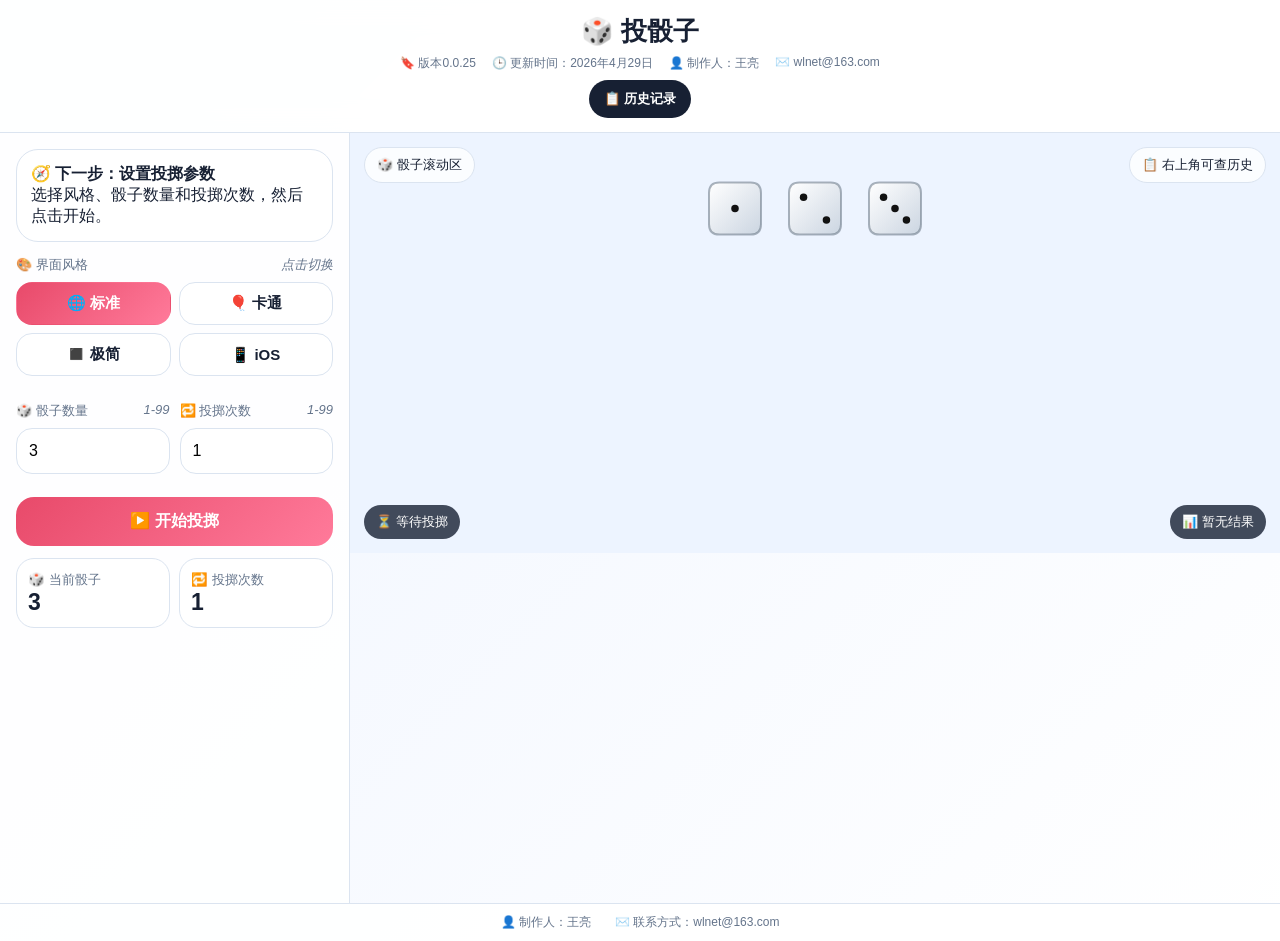
<file: 投骰子/版本0.0.25/网页版/index.html>
<!doctype html><html lang="zh-CN"><head><meta charset="utf-8"><meta name="viewport" content="width=device-width,initial-scale=1"><title>投骰子0.0.25</title><style>*{box-sizing:border-box}body{margin:0;font-family:-apple-system,BlinkMacSystemFont,'Microsoft YaHei',Arial,sans-serif;background:var(--bg);color:var(--text);--bg:linear-gradient(135deg,#eef4ff,#fff);--panel:#ffffffee;--text:#172033;--muted:#64748b;--line:#dbe4f0;--p:#e84a6a;--p2:#ff7a9a;--stage:#edf4ff}.cartoon{--bg:linear-gradient(135deg,#fff1b8,#ffd7ec);--panel:#fffdf0ee;--text:#5b3215;--muted:#8a5b31;--line:#ffc46b;--p:#ff8a00;--p2:#ff5aa5;--stage:#fff0cf}.minimal{--bg:#f1f1f1;--panel:#fff;--text:#111;--muted:#555;--line:#d6d6d6;--p:#111;--p2:#444;--stage:#f8f8f8}.ios{--bg:linear-gradient(180deg,#f5f5f7,#e9eef8);--panel:#ffffffcc;--text:#111827;--muted:#6b7280;--line:#3c3c432e;--p:#007aff;--p2:#5ac8fa;--stage:#eef5ff}.top{text-align:center;padding:14px;background:var(--panel);border-bottom:1px solid var(--line);position:sticky;top:0;z-index:5;backdrop-filter:blur(14px)}h1{margin:0;font-size:26px}.meta{display:flex;justify-content:center;gap:16px;flex-wrap:wrap;margin-top:6px;font-size:12px;color:var(--muted)}.history{border:0;border-radius:99px;background:var(--text);color:white;padding:10px 15px;font-weight:800;margin-top:8px}.wrap{display:grid;grid-template-columns:350px 1fr;min-height:calc(100vh - 130px)}.panel{background:var(--panel);border-right:1px solid var(--line);padding:16px}.guide{background:#fff;border:1px solid var(--line);border-radius:22px;padding:14px;margin-bottom:14px}.field{margin:13px 0}.field label{display:flex;justify-content:space-between;color:var(--muted);font-size:13px;margin-bottom:8px}.tabs{display:grid;grid-template-columns:1fr 1fr;gap:8px}.tab{border:1px solid var(--line);background:white;color:var(--text);border-radius:16px;padding:11px 8px;font-weight:900;font-size:15px}.tab.on{background:linear-gradient(135deg,var(--p),var(--p2));color:white;border-color:transparent}.row{display:grid;grid-template-columns:1fr 1fr;gap:10px}input{width:100%;height:46px;border:1px solid var(--line);border-radius:16px;padding:0 12px;font-size:16px}.primary{width:100%;border:0;border-radius:18px;background:linear-gradient(135deg,var(--p),var(--p2));color:white;padding:14px;font-size:16px;font-weight:900;margin-top:10px}.stats{display:grid;grid-template-columns:1fr 1fr;gap:9px;margin-top:12px}.stat{background:white;border:1px solid var(--line);border-radius:18px;padding:11px}.stat small{color:var(--muted)}.stat strong{display:block;font-size:23px}.stage{height:var(--h,560px);min-height:360px;position:relative;background:var(--stage);overflow:hidden}.tagbar{position:absolute;left:14px;right:14px;top:14px;display:flex;justify-content:space-between;z-index:1;pointer-events:none}.tag,.pill{border-radius:99px;padding:8px 12px;font-size:13px;background:#ffffffcc;border:1px solid var(--line)}canvas{width:100%;height:100%;display:block}.pills{position:absolute;left:14px;right:14px;bottom:14px;display:flex;justify-content:space-between}.pill{background:#172033cc;color:white;border:0}.foot{text-align:center;padding:10px;color:var(--muted);font-size:12px;border-top:1px solid var(--line);background:var(--panel)}.modal{position:fixed;inset:0;background:#0f172aaa;display:flex;align-items:center;justify-content:center;padding:18px;z-index:10}.hide{display:none!important}.card{background:white;color:#172033;border-radius:28px;max-width:540px;width:94vw;text-align:center;padding:24px}.hist{text-align:left;max-height:52vh;overflow:auto;border:1px solid #ddd;border-radius:16px;padding:10px}.hist div{border-bottom:1px dashed #ddd;padding:7px 0}.burst{position:fixed;font-size:32px;animation:up 1.8s ease-out forwards;z-index:12}@keyframes up{from{transform:translateY(25px) scale(.5);opacity:0}20%{opacity:1}to{transform:translateY(-140px) scale(1.8) rotate(240deg);opacity:0}}@media(max-width:860px){.wrap{display:block}.panel{border-right:0}.row{grid-template-columns:1fr}.stage{height:var(--hm,54vh)}} </style></head><body><header class="top"><h1>🎲 投骰子</h1><div class="meta"><span>🔖 版本0.0.25</span><span>🕒 更新时间：2026年4月29日</span><span>👤 制作人：王亮</span><span>✉️ wlnet@163.com</span></div><button id="histBtn" class="history">📋 历史记录</button></header><main class="wrap"><aside class="panel"><div id="guide" class="guide"><b>🧭 下一步：设置投掷参数</b><br><span>选择风格、骰子数量和投掷次数，然后点击开始。</span></div><div class="field"><label><span>🎨 界面风格</span><em>点击切换</em></label><div class="tabs"><button class="tab on" data-t="">🌐 标准</button><button class="tab" data-t="cartoon">🎈 卡通</button><button class="tab" data-t="minimal">◼️ 极简</button><button class="tab" data-t="ios">📱 iOS</button></div></div><div class="row"><div class="field"><label><span>🎲 骰子数量</span><em>1-99</em></label><input id="num" type="number" min="1" max="99" value="3" list="nums"></div><div class="field"><label><span>🔁 投掷次数</span><em>1-99</em></label><input id="times" type="number" min="1" max="99" value="1" list="nums"></div></div><datalist id="nums"></datalist><button id="roll" class="primary">▶️ 开始投掷</button><div class="stats"><div class="stat"><small>🎲 当前骰子</small><strong id="sn">3</strong></div><div class="stat"><small>🔁 投掷次数</small><strong id="st">1</strong></div></div></aside><section id="stage" class="stage"><div class="tagbar"><span class="tag">🎲 骰子滚动区</span><span class="tag">📋 右上角可查历史</span></div><canvas id="cv"></canvas><div class="pills"><span id="state" class="pill">⏳ 等待投掷</span><span id="result" class="pill">📊 暂无结果</span></div></section></main><footer class="foot">👤 制作人：王亮　　✉️ 联系方式：wlnet@163.com</footer><div id="resM" class="modal hide"><div class="card"><h2>🎯 投掷完成</h2><div id="res"></div><button id="blessBtn" class="primary">💖 查看祝福</button></div></div><div id="blessM" class="modal hide"><div class="card"><div id="bless"></div><button id="ok" class="primary">✅ 收到祝福，继续好运</button></div></div><div id="histM" class="modal hide"><div class="card"><h2>📋 最近50次投掷结果</h2><div id="hist" class="hist"></div><button id="close" class="primary">✖️ 关闭</button></div></div><script>(()=>{const $=id=>document.getElementById(id),cv=$('cv'),ctx=cv.getContext('2d'),stage=$('stage'),num=$('num'),times=$('times'),sn=$('sn'),st=$('st'),state=$('state'),result=$('result'),guide=$('guide');let W=0,H=0,dice=[],rolling=false,locked=false,end=0,raf=0,lastShake=0,cur=null;for(let i=1;i<100;i++){let o=document.createElement('option');o.value=i;$('nums').appendChild(o)}const clamp=v=>Math.max(1,Math.min(99,parseInt(v)||1));function info(n,w){let cols=n<=8?n:Math.min(n,Math.max(1,Math.floor((w-36)/42),Math.ceil(Math.sqrt(n*w/520))));let rows=Math.ceil(n/cols);let base=(w-48-(cols-1)*14)/cols;let s=Math.floor(Math.max(28,Math.min(n==1?52:56,base)));if(n<=4)s=Math.max(44,Math.min(52,s));let gx=Math.max(14,Math.min(28,(w-48-cols*s)/Math.max(1,cols-1||1)));return{cols,rows,s,gx,gy:Math.max(s+12,Math.min(76,s+22))}}function adjust(){let n=clamp(num.value),li=info(n,stage.clientWidth||innerWidth),need=132+li.rows*li.gy+90,max=innerWidth<861?innerHeight*.74:Math.max(500,innerHeight-96),min=innerWidth<861?330:420,h=Math.max(min,Math.min(max,need));stage.style.setProperty('--h',h+'px');stage.style.setProperty('--hm',h+'px')}function resize(){adjust();let d=Math.min(devicePixelRatio||1,1.75),r=cv.getBoundingClientRect();W=Math.max(300,r.width);H=Math.max(300,r.height);cv.width=W*d;cv.height=H*d;ctx.setTransform(d,0,0,d,0,0);if(!rolling){make(clamp(num.value));draw()}}addEventListener('resize',resize);function make(n){dice=[];let li=info(n,W),gw=li.cols*li.s+(li.cols-1)*li.gx,sx=W/2-gw/2+li.s/2,sy=Math.max(72,Math.min(96,H*.18));for(let i=0;i<n;i++){let c=i%li.cols,r=Math.floor(i/li.cols);dice.push({x:sx+c*(li.s+li.gx),y:sy+r*li.gy,s:li.s,rot:0,vx:0,vy:0,vr:0,val:i%6+1,lift:0,tilt:0})}}function rr(x,y,w,h,r){ctx.beginPath();ctx.moveTo(x+r,y);ctx.lineTo(x+w-r,y);ctx.quadraticCurveTo(x+w,y,x+w,y+r);ctx.lineTo(x+w,y+h-r);ctx.quadraticCurveTo(x+w,y+h,x+w-r,y+h);ctx.lineTo(x+r,y+h);ctx.quadraticCurveTo(x,y+h,x,y+h-r);ctx.lineTo(x,y+r);ctx.quadraticCurveTo(x,y,x+r,y);ctx.closePath()}function pips(v,s){let a=s*.22,m={1:[[0,0]],2:[[-a,-a],[a,a]],3:[[-a,-a],[0,0],[a,a]],4:[[-a,-a],[a,-a],[-a,a],[a,a]],5:[[-a,-a],[a,-a],[0,0],[-a,a],[a,a]],6:[[-a,-a],[a,-a],[-a,0],[a,0],[-a,a],[a,a]]};m[v].forEach(p=>{ctx.fillStyle='#111';ctx.beginPath();ctx.arc(p[0],p[1],s*.072,0,7);ctx.fill()})}function one(d){let s=d.s;ctx.save();ctx.translate(d.x,d.y-d.lift);ctx.rotate(d.rot);ctx.transform(1,d.tilt*.045,d.tilt*.025,1,0,0);rr(-s/2,-s/2,s,s,s*.2);let g=ctx.createLinearGradient(-s/2,-s/2,s/2,s/2);g.addColorStop(0,'#fff');g.addColorStop(1,'#cbd5e1');ctx.fillStyle=g;ctx.fill();ctx.strokeStyle='#52607077';ctx.lineWidth=2;rr(-s/2,-s/2,s,s,s*.2);ctx.stroke();pips(d.val,s);ctx.restore()}function draw(){ctx.clearRect(0,0,W,H);dice.forEach(one)}function sync(){num.value=clamp(num.value);times.value=clamp(times.value);sn.textContent=num.value;st.textContent=times.value;resize()}num.oninput=()=>{sn.textContent=clamp(num.value);resize()};times.oninput=()=>st.textContent=clamp(times.value);num.onchange=sync;times.onchange=sync;function say(t,s){guide.innerHTML='<b>'+t+'</b><br><span>'+s+'</span>'}function roll(){if(rolling||locked)return;sync();let n=clamp(num.value),t=clamp(times.value);make(n);rolling=true;locked=true;cur={n,t,total:0};end=performance.now()+Math.min(5000,1800+n*18+t*8);$('roll').disabled=true;$('roll').textContent='⏳ 投掷中，请稍候';state.textContent='🎲 投掷中';result.textContent=n+'个 × '+t+'次';dice.forEach(d=>{d.vx=(Math.random()-.5)*16;d.vy=(Math.random()-.1)*12;d.vr=(Math.random()-.5)*.92});cancelAnimationFrame(raf);raf=requestAnimationFrame(loop)}function loop(now){let r=end-now;dice.forEach(d=>{d.x+=d.vx;d.y+=d.vy;d.vx*=.983;d.vy*=.985;d.rot+=d.vr;d.vr*=.987;d.lift=Math.abs(Math.sin(now/78+d.x*.018))*Math.min(24,Math.max(0,r)/65);d.tilt=Math.sin(now/128+d.y*.012)*Math.min(1.18,Math.max(0,r)/900);if(d.x<d.s/2||d.x>W-d.s/2)d.vx*=-.84;if(d.y<d.s/2||d.y>H-d.s/2)d.vy*=-.84;d.x=Math.max(d.s/2,Math.min(W-d.s/2,d.x));d.y=Math.max(d.s/2,Math.min(H-d.s/2,d.y));if(Math.random()<.42)d.val=1+(Math.random()*6|0)});draw();r>0?raf=requestAnimationFrame(loop):finish()}function finish(){rolling=false;dice.forEach(d=>{d.rot=0;d.lift=0;d.tilt=0;d.val=1+(Math.random()*6|0)});cur.total=dice.reduce((a,d)=>a+d.val,0)*cur.t;draw();state.textContent='✅ 投掷完成';result.textContent=cur.total+'点';$('res').innerHTML='🎲 骰子数量：'+cur.n+'<br>🔁 投掷次数：'+cur.t+'<br>📊 本次总点数：'+cur.total;save(cur);$('resM').classList.remove('hide')}function save(r){let a=JSON.parse(localStorage.diceHistory0025||'[]');a.unshift({time:new Date().toLocaleString(),n:r.n,t:r.t,total:r.total});localStorage.diceHistory0025=JSON.stringify(a.slice(0,50))}function hist(){let a=JSON.parse(localStorage.diceHistory0025||'[]');$('hist').innerHTML=a.length?a.map((r,i)=>'<div>'+(i+1)+'. '+r.time+'｜'+r.n+'个 × '+r.t+'次｜'+r.total+'点</div>').join(''):'暂无历史记录';$('histM').classList.remove('hide')}function fire(){let icons=['🎆','🎇','🎊','💖','🌈','🌸','✨','🧨'];for(let i=0;i<44;i++){let s=document.createElement('span');s.className='burst';s.textContent=icons[Math.random()*icons.length|0];s.style.left=Math.random()*100+'%';s.style.top=52+Math.random()*38+'%';s.style.animationDelay=Math.random()*.55+'s';document.body.appendChild(s);setTimeout(()=>s.remove(),2100)}}$('roll').onclick=roll;$('histBtn').onclick=hist;$('close').onclick=()=>$('histM').classList.add('hide');$('blessBtn').onclick=()=>{$('resM').classList.add('hide');$('bless').textContent='💖 🌸 亲爱的老婆coco，祝你好运像骰子一样滚滚而来。 ✨';$('blessM').classList.remove('hide');fire()};$('ok').onclick=()=>{setTimeout(()=>{$('blessM').classList.add('hide');locked=false;$('roll').disabled=false;$('roll').textContent='▶️ 开始投掷';state.textContent='✅ 可继续投掷'},200)};document.querySelectorAll('.tab').forEach(b=>b.onclick=()=>{document.body.className=b.dataset.t;document.querySelectorAll('.tab').forEach(x=>x.classList.toggle('on',x===b));draw()});addEventListener('devicemotion',e=>{let a=e.accelerationIncludingGravity||{},m=Math.abs(a.x||0)+Math.abs(a.y||0)+Math.abs(a.z||0),now=Date.now();if(m>28&&now-lastShake>1600){lastShake=now;roll()}});sync();resize()})();</script></body></html>
</file>
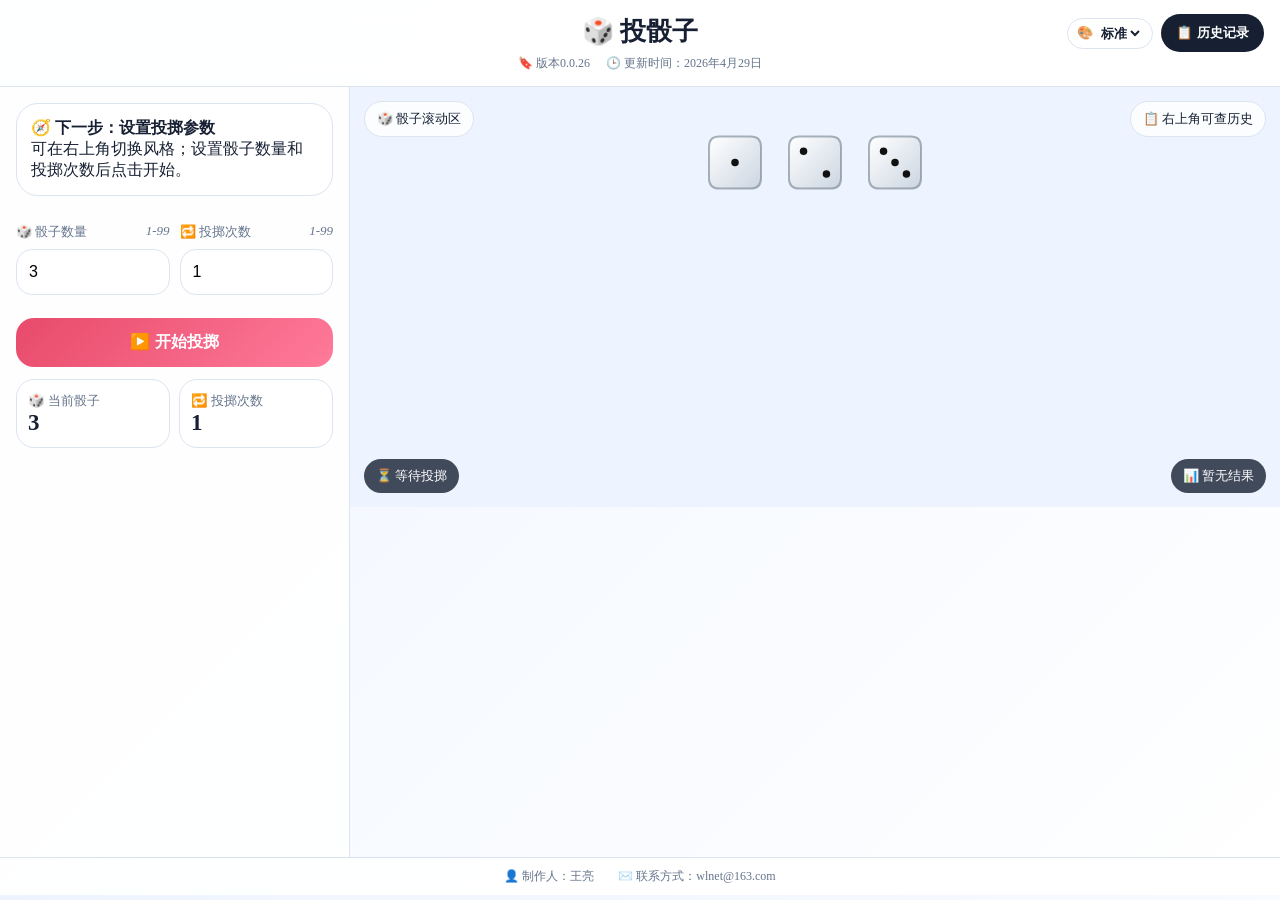
<file: 投骰子/版本0.0.26/网页版/index.html>
<!doctype html><html lang="zh-CN"><head><meta charset="utf-8"><meta name="viewport" content="width=device-width,initial-scale=1"><title>投骰子0.0.26</title><style>*{box-sizing:border-box}body{margin:0;font-family:var(--font);background:var(--bg);color:var(--text);--bg:linear-gradient(135deg,#eef4ff,#fff);--panel:#ffffffee;--text:#172033;--muted:#64748b;--line:#dbe4f0;--p:#e84a6a;--p2:#ff7a9a;--stage:#edf4ff}.cartoon{--bg:linear-gradient(135deg,#fff1b8,#ffd7ec);--panel:#fffdf0ee;--text:#5b3215;--muted:#8a5b31;--line:#ffc46b;--p:#ff8a00;--p2:#ff5aa5;--stage:#fff0cf}.minimal{--bg:#f1f1f1;--panel:#fff;--text:#111;--muted:#555;--line:#d6d6d6;--p:#111;--p2:#444;--stage:#f8f8f8}.ios{--bg:linear-gradient(180deg,#f5f5f7,#e9eef8);--panel:#ffffffcc;--text:#111827;--muted:#6b7280;--line:#3c3c432e;--p:#007aff;--p2:#5ac8fa;--stage:#eef5ff}.top{text-align:center;padding:14px;background:var(--panel);border-bottom:1px solid var(--line);position:sticky;top:0;z-index:5;backdrop-filter:blur(14px)}h1{margin:0;font-size:26px}.meta{display:flex;justify-content:center;gap:16px;flex-wrap:wrap;margin-top:6px;font-size:12px;color:var(--muted)}.topTools{position:absolute;right:16px;top:14px;display:flex;align-items:center;gap:8px}.styleMini{display:flex;align-items:center;gap:4px;border:1px solid var(--line);background:#ffffffd9;color:var(--muted);border-radius:999px;padding:6px 9px;font-size:13px}.styleMini select{border:0;background:transparent;color:var(--text);font-weight:800;outline:none;font-size:13px}.history{border:0;border-radius:99px;background:var(--text);color:white;padding:10px 15px;font-weight:800}.wrap{display:grid;grid-template-columns:350px 1fr;min-height:calc(100vh - 130px)}.panel{background:var(--panel);border-right:1px solid var(--line);padding:16px}.guide{background:#fff;border:1px solid var(--line);border-radius:22px;padding:14px;margin-bottom:14px}.field{margin:13px 0}.field label{display:flex;justify-content:space-between;color:var(--muted);font-size:13px;margin-bottom:8px}.tabs{display:grid;grid-template-columns:1fr 1fr;gap:8px}.tab{border:1px solid var(--line);background:white;color:var(--text);border-radius:16px;padding:11px 8px;font-weight:900;font-size:15px}.tab.on{background:linear-gradient(135deg,var(--p),var(--p2));color:white;border-color:transparent}.row{display:grid;grid-template-columns:1fr 1fr;gap:10px}input{width:100%;height:46px;border:1px solid var(--line);border-radius:16px;padding:0 12px;font-size:16px}.primary{width:100%;border:0;border-radius:18px;background:linear-gradient(135deg,var(--p),var(--p2));color:white;padding:14px;font-size:16px;font-weight:900;margin-top:10px}.stats{display:grid;grid-template-columns:1fr 1fr;gap:9px;margin-top:12px}.stat{background:white;border:1px solid var(--line);border-radius:18px;padding:11px}.stat small{color:var(--muted)}.stat strong{display:block;font-size:23px}.stage{height:var(--h,560px);min-height:360px;position:relative;background:var(--stage);overflow:hidden}.tagbar{position:absolute;left:14px;right:14px;top:14px;display:flex;justify-content:space-between;z-index:1;pointer-events:none}.tag,.pill{border-radius:99px;padding:8px 12px;font-size:13px;background:#ffffffcc;border:1px solid var(--line)}canvas{width:100%;height:100%;display:block}.pills{position:absolute;left:14px;right:14px;bottom:14px;display:flex;justify-content:space-between}.pill{background:#172033cc;color:white;border:0}.foot{text-align:center;padding:10px;color:var(--muted);font-size:12px;border-top:1px solid var(--line);background:var(--panel)}.modal{position:fixed;inset:0;background:#0f172aaa;display:flex;align-items:center;justify-content:center;padding:18px;z-index:10}.hide{display:none!important}.card{background:white;color:#172033;border-radius:28px;max-width:540px;width:94vw;text-align:center;padding:24px}.hist{text-align:left;max-height:52vh;overflow:auto;border:1px solid #ddd;border-radius:16px;padding:10px}.hist div{border-bottom:1px dashed #ddd;padding:7px 0}.burst{position:fixed;font-size:32px;animation:up 1.8s ease-out forwards;z-index:12}@keyframes up{from{transform:translateY(25px) scale(.5);opacity:0}20%{opacity:1}to{transform:translateY(-140px) scale(1.8) rotate(240deg);opacity:0}}@media(max-width:860px){.topTools{position:static;margin-top:10px;justify-content:center}.wrap{display:block}.panel{border-right:0}.row{grid-template-columns:1fr}.stage{height:var(--hm,54vh)}} </style></head><body><header class="top"><h1>🎲 投骰子</h1><div class="meta"><span>🔖 版本<span id="ver">0.0.26</span></span><span>🕒 更新时间：<span id="date">2026年4月29日</span></span></div><div class="topTools"><label class="styleMini">🎨 <select id="styleSelect"><option value="">标准</option><option value="cartoon">卡通</option><option value="minimal">极简</option><option value="ios">iOS</option></select></label><button id="histBtn" class="history">📋 历史记录</button></div></header><main class="wrap"><aside class="panel"><div id="guide" class="guide"><b>🧭 下一步：设置投掷参数</b><br><span>可在右上角切换风格；设置骰子数量和投掷次数后点击开始。</span></div><div class="row"><div class="field"><label><span>🎲 骰子数量</span><em>1-99</em></label><input id="num" type="number" min="1" max="99" value="3" list="nums"></div><div class="field"><label><span>🔁 投掷次数</span><em>1-99</em></label><input id="times" type="number" min="1" max="99" value="1" list="nums"></div></div><datalist id="nums"></datalist><button id="roll" class="primary">▶️ 开始投掷</button><div class="stats"><div class="stat"><small>🎲 当前骰子</small><strong id="sn">3</strong></div><div class="stat"><small>🔁 投掷次数</small><strong id="st">1</strong></div></div></aside><section id="stage" class="stage"><div class="tagbar"><span class="tag">🎲 骰子滚动区</span><span class="tag">📋 右上角可查历史</span></div><canvas id="cv"></canvas><div class="pills"><span id="state" class="pill">⏳ 等待投掷</span><span id="result" class="pill">📊 暂无结果</span></div></section></main><footer class="foot">👤 制作人：王亮　　✉️ 联系方式：wlnet@163.com</footer><div id="resM" class="modal hide"><div class="card"><h2>🎯 投掷完成</h2><div id="res"></div><button id="blessBtn" class="primary">💖 查看祝福</button></div></div><div id="blessM" class="modal hide"><div class="card"><div id="bless"></div><button id="ok" class="primary">✅ 收到祝福，继续好运</button></div></div><div id="histM" class="modal hide"><div class="card"><h2>📋 最近50次投掷结果</h2><div id="hist" class="hist"></div><button id="close" class="primary">✖️ 关闭</button></div></div><script>(()=>{const $=id=>document.getElementById(id),cv=$('cv'),ctx=cv.getContext('2d'),stage=$('stage'),num=$('num'),times=$('times'),sn=$('sn'),st=$('st'),state=$('state'),result=$('result'),guide=$('guide');let W=0,H=0,dice=[],rolling=false,locked=false,end=0,raf=0,lastShake=0,cur=null;for(let i=1;i<100;i++){let o=document.createElement('option');o.value=i;$('nums').appendChild(o)}const clamp=v=>Math.max(1,Math.min(99,parseInt(v)||1));function info(n,w){let cols=n<=8?n:Math.min(n,Math.max(1,Math.floor((w-36)/42),Math.ceil(Math.sqrt(n*w/520))));let rows=Math.ceil(n/cols);let base=(w-48-(cols-1)*14)/cols;let s=Math.floor(Math.max(28,Math.min(n==1?52:56,base)));if(n<=4)s=Math.max(44,Math.min(52,s));let gx=Math.max(14,Math.min(28,(w-48-cols*s)/Math.max(1,cols-1||1)));return{cols,rows,s,gx,gy:Math.max(s+12,Math.min(76,s+22))}}function adjust(){let n=clamp(num.value),li=info(n,stage.clientWidth||innerWidth),need=132+li.rows*li.gy+90,max=innerWidth<861?innerHeight*.74:Math.max(500,innerHeight-96),min=innerWidth<861?330:420,h=Math.max(min,Math.min(max,need));stage.style.setProperty('--h',h+'px');stage.style.setProperty('--hm',h+'px')}function resize(){adjust();let d=Math.min(devicePixelRatio||1,1.75),r=cv.getBoundingClientRect();W=Math.max(300,r.width);H=Math.max(300,r.height);cv.width=W*d;cv.height=H*d;ctx.setTransform(d,0,0,d,0,0);if(!rolling){make(clamp(num.value));draw()}}addEventListener('resize',resize);function make(n){dice=[];let li=info(n,W),gw=li.cols*li.s+(li.cols-1)*li.gx,sx=W/2-gw/2+li.s/2,sy=Math.max(72,Math.min(96,H*.18));for(let i=0;i<n;i++){let c=i%li.cols,r=Math.floor(i/li.cols);dice.push({x:sx+c*(li.s+li.gx),y:sy+r*li.gy,s:li.s,rot:0,vx:0,vy:0,vr:0,val:i%6+1,lift:0,tilt:0})}}function rr(x,y,w,h,r){ctx.beginPath();ctx.moveTo(x+r,y);ctx.lineTo(x+w-r,y);ctx.quadraticCurveTo(x+w,y,x+w,y+r);ctx.lineTo(x+w,y+h-r);ctx.quadraticCurveTo(x+w,y+h,x+w-r,y+h);ctx.lineTo(x+r,y+h);ctx.quadraticCurveTo(x,y+h,x,y+h-r);ctx.lineTo(x,y+r);ctx.quadraticCurveTo(x,y,x+r,y);ctx.closePath()}function pips(v,s){let a=s*.22,m={1:[[0,0]],2:[[-a,-a],[a,a]],3:[[-a,-a],[0,0],[a,a]],4:[[-a,-a],[a,-a],[-a,a],[a,a]],5:[[-a,-a],[a,-a],[0,0],[-a,a],[a,a]],6:[[-a,-a],[a,-a],[-a,0],[a,0],[-a,a],[a,a]]};m[v].forEach(p=>{ctx.fillStyle='#111';ctx.beginPath();ctx.arc(p[0],p[1],s*.072,0,7);ctx.fill()})}function one(d){let s=d.s;ctx.save();ctx.translate(d.x,d.y-d.lift);ctx.rotate(d.rot);ctx.transform(1,d.tilt*.045,d.tilt*.025,1,0,0);rr(-s/2,-s/2,s,s,s*.2);let g=ctx.createLinearGradient(-s/2,-s/2,s/2,s/2);g.addColorStop(0,'#fff');g.addColorStop(1,'#cbd5e1');ctx.fillStyle=g;ctx.fill();ctx.strokeStyle='#52607077';ctx.lineWidth=2;rr(-s/2,-s/2,s,s,s*.2);ctx.stroke();pips(d.val,s);ctx.restore()}function draw(){ctx.clearRect(0,0,W,H);dice.forEach(one)}function sync(){num.value=clamp(num.value);times.value=clamp(times.value);sn.textContent=num.value;st.textContent=times.value;resize()}num.oninput=()=>{sn.textContent=clamp(num.value);resize()};times.oninput=()=>st.textContent=clamp(times.value);num.onchange=sync;times.onchange=sync;function say(t,s){guide.innerHTML='<b>'+t+'</b><br><span>'+s+'</span>'}function roll(){if(rolling||locked)return;sync();let n=clamp(num.value),t=clamp(times.value);make(n);rolling=true;locked=true;cur={n,t,total:0};end=performance.now()+Math.min(5000,1800+n*18+t*8);$('roll').disabled=true;$('roll').textContent='⏳ 投掷中，请稍候';state.textContent='🎲 投掷中';result.textContent=n+'个 × '+t+'次';dice.forEach(d=>{d.vx=(Math.random()-.5)*16;d.vy=(Math.random()-.1)*12;d.vr=(Math.random()-.5)*.92});cancelAnimationFrame(raf);raf=requestAnimationFrame(loop)}function loop(now){let r=end-now;dice.forEach(d=>{d.x+=d.vx;d.y+=d.vy;d.vx*=.983;d.vy*=.985;d.rot+=d.vr;d.vr*=.987;d.lift=Math.abs(Math.sin(now/78+d.x*.018))*Math.min(24,Math.max(0,r)/65);d.tilt=Math.sin(now/128+d.y*.012)*Math.min(1.18,Math.max(0,r)/900);if(d.x<d.s/2||d.x>W-d.s/2)d.vx*=-.84;if(d.y<d.s/2||d.y>H-d.s/2)d.vy*=-.84;d.x=Math.max(d.s/2,Math.min(W-d.s/2,d.x));d.y=Math.max(d.s/2,Math.min(H-d.s/2,d.y));if(Math.random()<.42)d.val=1+(Math.random()*6|0)});draw();r>0?raf=requestAnimationFrame(loop):finish()}function finish(){rolling=false;dice.forEach(d=>{d.rot=0;d.lift=0;d.tilt=0;d.val=1+(Math.random()*6|0)});cur.total=dice.reduce((a,d)=>a+d.val,0)*cur.t;draw();state.textContent='✅ 投掷完成';result.textContent=cur.total+'点';$('res').innerHTML='🎲 骰子数量：'+cur.n+'<br>🔁 投掷次数：'+cur.t+'<br>📊 本次总点数：'+cur.total;save(cur);$('resM').classList.remove('hide')}function save(r){let a=JSON.parse(localStorage.diceHistory0026||'[]');a.unshift({time:new Date().toLocaleString(),n:r.n,t:r.t,total:r.total});localStorage.diceHistory0026=JSON.stringify(a.slice(0,50))}function hist(){let a=JSON.parse(localStorage.diceHistory0026||'[]');$('hist').innerHTML=a.length?a.map((r,i)=>'<div>'+(i+1)+'. '+r.time+'｜'+r.n+'个 × '+r.t+'次｜'+r.total+'点</div>').join(''):'暂无历史记录';$('histM').classList.remove('hide')}function fire(){let icons=['🎆','🎇','🎊','💖','🌈','🌸','✨','🧨'];for(let i=0;i<44;i++){let s=document.createElement('span');s.className='burst';s.textContent=icons[Math.random()*icons.length|0];s.style.left=Math.random()*100+'%';s.style.top=52+Math.random()*38+'%';s.style.animationDelay=Math.random()*.55+'s';document.body.appendChild(s);setTimeout(()=>s.remove(),2100)}}$('roll').onclick=roll;$('histBtn').onclick=hist;$('close').onclick=()=>$('histM').classList.add('hide');$('blessBtn').onclick=()=>{$('resM').classList.add('hide');$('bless').textContent='💖 🌸 亲爱的老婆coco，祝你好运像骰子一样滚滚而来。 ✨';$('blessM').classList.remove('hide');fire()};$('ok').onclick=()=>{setTimeout(()=>{$('blessM').classList.add('hide');locked=false;$('roll').disabled=false;$('roll').textContent='▶️ 开始投掷';state.textContent='✅ 可继续投掷'},200)};$('styleSelect').onchange=()=>{document.body.className=$('styleSelect').value;draw()};addEventListener('devicemotion',e=>{let a=e.accelerationIncludingGravity||{},m=Math.abs(a.x||0)+Math.abs(a.y||0)+Math.abs(a.z||0),now=Date.now();if(m>28&&now-lastShake>1600){lastShake=now;roll()}});sync();resize()})();</script></body></html>
</file>
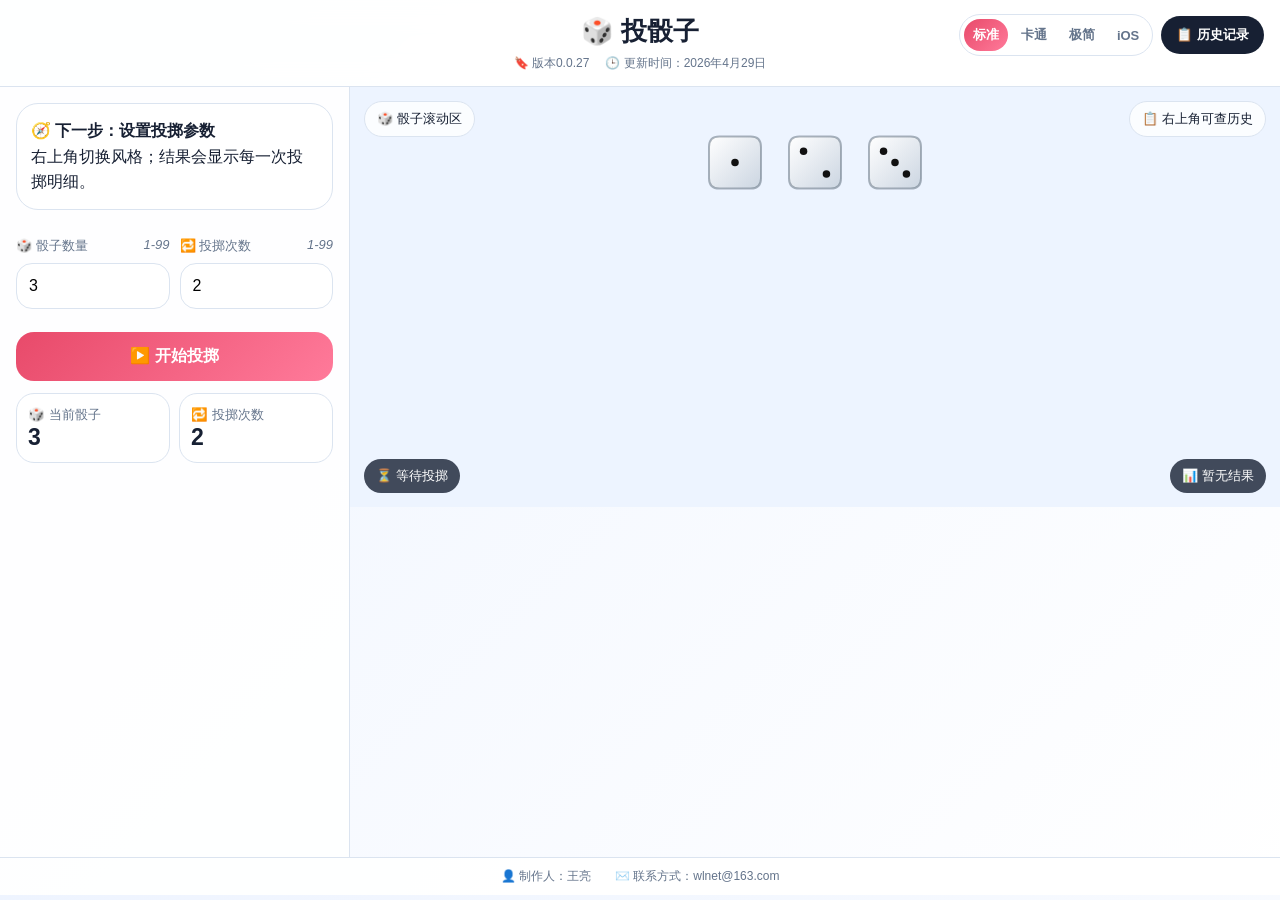
<file: 投骰子/版本0.0.27/网页版/index.html>
<!doctype html><html lang="zh-CN"><head><meta charset="utf-8"><meta name="viewport" content="width=device-width,initial-scale=1"><title>投骰子0.0.27</title><style>*{box-sizing:border-box}body{margin:0;font-family:-apple-system,BlinkMacSystemFont,'Microsoft YaHei',Arial,sans-serif;background:var(--bg);color:var(--text);--bg:linear-gradient(135deg,#eef4ff,#fff);--panel:#ffffffee;--text:#172033;--muted:#64748b;--line:#dbe4f0;--p:#e84a6a;--p2:#ff7a9a;--stage:#edf4ff}.cartoon{--bg:linear-gradient(135deg,#fff1b8,#ffd7ec);--panel:#fffdf0ee;--text:#5b3215;--muted:#8a5b31;--line:#ffc46b;--p:#ff8a00;--p2:#ff5aa5;--stage:#fff0cf}.minimal{--bg:#f1f1f1;--panel:#fff;--text:#111;--muted:#555;--line:#d6d6d6;--p:#111;--p2:#444;--stage:#f8f8f8}.ios{--bg:linear-gradient(180deg,#f5f5f7,#e9eef8);--panel:#ffffffcc;--text:#111827;--muted:#6b7280;--line:#3c3c432e;--p:#007aff;--p2:#5ac8fa;--stage:#eef5ff}.top{text-align:center;padding:14px;background:var(--panel);border-bottom:1px solid var(--line);position:sticky;top:0;z-index:5;backdrop-filter:blur(14px)}h1{margin:0;font-size:26px}.meta{display:flex;justify-content:center;gap:16px;flex-wrap:wrap;margin-top:6px;font-size:12px;color:var(--muted)}.topTools{position:absolute;right:16px;top:14px;display:flex;align-items:center;gap:8px}.styleSwitch{display:flex;gap:4px;border:1px solid var(--line);background:white;border-radius:999px;padding:4px}.styleBtn{border:0;background:transparent;color:var(--muted);border-radius:999px;padding:7px 9px;font-size:13px;font-weight:800;cursor:pointer}.styleBtn.on{background:linear-gradient(135deg,var(--p),var(--p2));color:white}.history{border:0;border-radius:99px;background:var(--text);color:white;padding:10px 15px;font-weight:800}.wrap{display:grid;grid-template-columns:350px 1fr;min-height:calc(100vh - 130px)}.panel{background:var(--panel);border-right:1px solid var(--line);padding:16px}.guide{background:white;border:1px solid var(--line);border-radius:22px;padding:14px;margin-bottom:14px;line-height:1.6}.row{display:grid;grid-template-columns:1fr 1fr;gap:10px}.field{margin:13px 0}.field label{display:flex;justify-content:space-between;color:var(--muted);font-size:13px;margin-bottom:8px}input{width:100%;height:46px;border:1px solid var(--line);border-radius:16px;padding:0 12px;font-size:16px}.primary{width:100%;border:0;border-radius:18px;background:linear-gradient(135deg,var(--p),var(--p2));color:white;padding:14px;font-size:16px;font-weight:900;margin-top:10px}.stats{display:grid;grid-template-columns:1fr 1fr;gap:9px;margin-top:12px}.stat{background:white;border:1px solid var(--line);border-radius:18px;padding:11px}.stat small{color:var(--muted)}.stat strong{display:block;font-size:23px}.stage{height:var(--h,560px);min-height:360px;position:relative;background:var(--stage);overflow:hidden}canvas{width:100%;height:100%;display:block}.tagbar{position:absolute;left:14px;right:14px;top:14px;display:flex;justify-content:space-between;pointer-events:none}.tag,.pill{border-radius:99px;padding:8px 12px;font-size:13px;background:#ffffffcc;border:1px solid var(--line)}.pills{position:absolute;left:14px;right:14px;bottom:14px;display:flex;justify-content:space-between}.pill{background:#172033cc;color:white;border:0}.foot{text-align:center;padding:10px;color:var(--muted);font-size:12px;border-top:1px solid var(--line);background:var(--panel)}.modal{position:fixed;inset:0;background:#0f172aaa;display:flex;align-items:center;justify-content:center;padding:18px;z-index:10}.hide{display:none!important}.card{background:white;color:#172033;border-radius:28px;max-width:720px;width:94vw;text-align:center;padding:24px}.box,.hist{text-align:left;max-height:54vh;overflow:auto;border:1px solid var(--line);border-radius:16px;padding:12px;line-height:1.75}.line{border-bottom:1px dashed var(--line);padding:7px 0}.total{font-size:20px;font-weight:900;color:var(--p);margin:8px}.burst{position:fixed;font-size:32px;animation:up 1.8s ease-out forwards;z-index:12}@keyframes up{from{transform:translateY(25px) scale(.5);opacity:0}20%{opacity:1}to{transform:translateY(-140px) scale(1.8) rotate(240deg);opacity:0}}@media(max-width:860px){.topTools{position:static;margin-top:10px;justify-content:center;flex-wrap:wrap}.wrap{display:block}.panel{border-right:0}.row{grid-template-columns:1fr}.stage{height:var(--hm,54vh)}} </style></head><body><header class="top"><h1>🎲 投骰子</h1><div class="meta"><span>🔖 版本0.0.27</span><span>🕒 更新时间：2026年4月29日</span></div><div class="topTools"><div class="styleSwitch"><button class="styleBtn on" data-t="">标准</button><button class="styleBtn" data-t="cartoon">卡通</button><button class="styleBtn" data-t="minimal">极简</button><button class="styleBtn" data-t="ios">iOS</button></div><button id="histBtn" class="history">📋 历史记录</button></div></header><main class="wrap"><aside class="panel"><div class="guide"><b>🧭 下一步：设置投掷参数</b><br>右上角切换风格；结果会显示每一次投掷明细。</div><div class="row"><div class="field"><label>🎲 骰子数量<em>1-99</em></label><input id="num" type="number" min="1" max="99" value="3" list="nums"></div><div class="field"><label>🔁 投掷次数<em>1-99</em></label><input id="times" type="number" min="1" max="99" value="2" list="nums"></div></div><datalist id="nums"></datalist><button id="roll" class="primary">▶️ 开始投掷</button><div class="stats"><div class="stat"><small>🎲 当前骰子</small><strong id="sn">3</strong></div><div class="stat"><small>🔁 投掷次数</small><strong id="st">2</strong></div></div></aside><section id="stage" class="stage"><div class="tagbar"><span class="tag">🎲 骰子滚动区</span><span class="tag">📋 右上角可查历史</span></div><canvas id="cv"></canvas><div class="pills"><span id="state" class="pill">⏳ 等待投掷</span><span id="result" class="pill">📊 暂无结果</span></div></section></main><footer class="foot">👤 制作人：王亮　　✉️ 联系方式：wlnet@163.com</footer><div id="resM" class="modal hide"><div class="card"><h2>🎯 投掷完成</h2><div id="resTotal" class="total"></div><div id="res" class="box"></div><button id="blessBtn" class="primary">💖 查看祝福</button></div></div><div id="blessM" class="modal hide"><div class="card"><div id="bless" class="total"></div><button id="ok" class="primary">✅ 收到祝福，继续好运</button></div></div><div id="histM" class="modal hide"><div class="card"><h2>📋 最近50次投掷结果</h2><div id="hist" class="hist"></div><button id="close" class="primary">✖️ 关闭</button></div></div><script>(()=>{const $=id=>document.getElementById(id),cv=$('cv'),ctx=cv.getContext('2d'),stage=$('stage'),num=$('num'),times=$('times'),sn=$('sn'),st=$('st'),state=$('state'),result=$('result');let W=0,H=0,dice=[],rolling=false,locked=false,end=0,raf=0,lastShake=0,cur=null;for(let i=1;i<100;i++){let o=document.createElement('option');o.value=i;$('nums').appendChild(o)}const clamp=v=>Math.max(1,Math.min(99,parseInt(v)||1));function info(n,w){let cols=n<=8?n:Math.min(n,Math.max(1,Math.floor((w-36)/42),Math.ceil(Math.sqrt(n*w/520))));let rows=Math.ceil(n/cols);let base=(w-48-(cols-1)*14)/cols;let s=Math.floor(Math.max(28,Math.min(n==1?52:56,base)));if(n<=4)s=Math.max(44,Math.min(52,s));let gx=Math.max(14,Math.min(28,(w-48-cols*s)/Math.max(1,cols-1||1)));return{cols,rows,s,gx,gy:Math.max(s+12,Math.min(76,s+22))}}function adjust(){let n=clamp(num.value),li=info(n,stage.clientWidth||innerWidth),need=132+li.rows*li.gy+90,max=innerWidth<861?innerHeight*.74:Math.max(500,innerHeight-96),min=innerWidth<861?330:420,h=Math.max(min,Math.min(max,need));stage.style.setProperty('--h',h+'px');stage.style.setProperty('--hm',h+'px')}function resize(){adjust();let d=Math.min(devicePixelRatio||1,1.75),r=cv.getBoundingClientRect();W=Math.max(300,r.width);H=Math.max(300,r.height);cv.width=W*d;cv.height=H*d;ctx.setTransform(d,0,0,d,0,0);if(!rolling){make(clamp(num.value));draw()}}addEventListener('resize',resize);function make(n){dice=[];let li=info(n,W),gw=li.cols*li.s+(li.cols-1)*li.gx,sx=W/2-gw/2+li.s/2,sy=Math.max(72,Math.min(96,H*.18));for(let i=0;i<n;i++){let c=i%li.cols,r=Math.floor(i/li.cols);dice.push({x:sx+c*(li.s+li.gx),y:sy+r*li.gy,s:li.s,rot:0,vx:0,vy:0,vr:0,val:i%6+1,lift:0,tilt:0})}}function rr(x,y,w,h,r){ctx.beginPath();ctx.moveTo(x+r,y);ctx.lineTo(x+w-r,y);ctx.quadraticCurveTo(x+w,y,x+w,y+r);ctx.lineTo(x+w,y+h-r);ctx.quadraticCurveTo(x+w,y+h,x+w-r,y+h);ctx.lineTo(x+r,y+h);ctx.quadraticCurveTo(x,y+h,x,y+h-r);ctx.lineTo(x,y+r);ctx.quadraticCurveTo(x,y,x+r,y);ctx.closePath()}function pips(v,s){let a=s*.22,m={1:[[0,0]],2:[[-a,-a],[a,a]],3:[[-a,-a],[0,0],[a,a]],4:[[-a,-a],[a,-a],[-a,a],[a,a]],5:[[-a,-a],[a,-a],[0,0],[-a,a],[a,a]],6:[[-a,-a],[a,-a],[-a,0],[a,0],[-a,a],[a,a]]};m[v].forEach(p=>{ctx.fillStyle='#111';ctx.beginPath();ctx.arc(p[0],p[1],s*.072,0,7);ctx.fill()})}function one(d){let s=d.s;ctx.save();ctx.translate(d.x,d.y-d.lift);ctx.rotate(d.rot);ctx.transform(1,d.tilt*.045,d.tilt*.025,1,0,0);rr(-s/2,-s/2,s,s,s*.2);let g=ctx.createLinearGradient(-s/2,-s/2,s/2,s/2);g.addColorStop(0,'#fff');g.addColorStop(1,'#cbd5e1');ctx.fillStyle=g;ctx.fill();ctx.strokeStyle='#52607077';ctx.lineWidth=2;rr(-s/2,-s/2,s,s,s*.2);ctx.stroke();pips(d.val,s);ctx.restore()}function draw(){ctx.clearRect(0,0,W,H);dice.forEach(one)}function sync(){num.value=clamp(num.value);times.value=clamp(times.value);sn.textContent=num.value;st.textContent=times.value;resize()}num.oninput=()=>{sn.textContent=clamp(num.value);resize()};times.oninput=()=>st.textContent=clamp(times.value);num.onchange=sync;times.onchange=sync;function rollDetails(n,t){return Array.from({length:t},(_,i)=>{let values=Array.from({length:n},()=>1+(Math.random()*6|0));return{index:i+1,values,sum:values.reduce((a,b)=>a+b,0)}})}function detailsHtml(rolls){return rolls.map(r=>'<div class="line"><b>第'+r.index+'次</b>：['+r.values.join('、')+']　小计：<b>'+r.sum+'</b>点</div>').join('')}function compact(record){return '<div class="line"><b>'+record.time+'</b><br>🎲 '+record.n+'个 × 🔁 '+record.t+'次｜总计：<b>'+record.total+'</b>点<br>'+detailsHtml(record.rolls)+'</div>'}function save(record){let list=JSON.parse(localStorage.diceHistory0027||'[]');list.unshift(record);try{localStorage.diceHistory0027=JSON.stringify(list.slice(0,50))}catch(e){localStorage.diceHistory0027=JSON.stringify(list.slice(0,10))}}function roll(){if(rolling||locked)return;sync();let n=clamp(num.value),t=clamp(times.value);make(n);rolling=true;locked=true;cur={n,t,rolls:rollDetails(n,t)};end=performance.now()+Math.min(5000,1800+n*18+t*8);$('roll').disabled=true;$('roll').textContent='⏳ 投掷中，请稍候';state.textContent='🎲 投掷中';result.textContent=n+'个 × '+t+'次';dice.forEach(d=>{d.vx=(Math.random()-.5)*16;d.vy=(Math.random()-.1)*12;d.vr=(Math.random()-.5)*.92});cancelAnimationFrame(raf);raf=requestAnimationFrame(loop)}function loop(now){let r=end-now;dice.forEach(d=>{d.x+=d.vx;d.y+=d.vy;d.vx*=.983;d.vy*=.985;d.rot+=d.vr;d.vr*=.987;d.lift=Math.abs(Math.sin(now/78+d.x*.018))*Math.min(24,Math.max(0,r)/65);d.tilt=Math.sin(now/128+d.y*.012)*Math.min(1.18,Math.max(0,r)/900);if(d.x<d.s/2||d.x>W-d.s/2)d.vx*=-.84;if(d.y<d.s/2||d.y>H-d.s/2)d.vy*=-.84;d.x=Math.max(d.s/2,Math.min(W-d.s/2,d.x));d.y=Math.max(d.s/2,Math.min(H-d.s/2,d.y));if(Math.random()<.42)d.val=1+(Math.random()*6|0)});draw();r>0?raf=requestAnimationFrame(loop):finish()}function finish(){rolling=false;let last=cur.rolls[cur.rolls.length-1];dice.forEach((d,i)=>{d.rot=0;d.lift=0;d.tilt=0;d.val=last.values[i]||1});cur.total=cur.rolls.reduce((a,r)=>a+r.sum,0);cur.time=new Date().toLocaleString();draw();state.textContent='✅ 投掷完成';result.textContent=cur.total+'点';$('resTotal').textContent='📊 总计：'+cur.total+'点';$('res').innerHTML=detailsHtml(cur.rolls);save(cur);$('resM').classList.remove('hide')}function hist(){let list=JSON.parse(localStorage.diceHistory0027||'[]');$('hist').innerHTML=list.length?list.map(compact).join(''):'暂无历史记录';$('histM').classList.remove('hide')}function fire(){let icons=['🎆','🎇','🎊','💖','🌈','🌸','✨','🧨'];for(let i=0;i<44;i++){let s=document.createElement('span');s.className='burst';s.textContent=icons[Math.random()*icons.length|0];s.style.left=Math.random()*100+'%';s.style.top=52+Math.random()*38+'%';s.style.animationDelay=Math.random()*.55+'s';document.body.appendChild(s);setTimeout(()=>s.remove(),2100)}}$('roll').onclick=roll;$('histBtn').onclick=hist;$('close').onclick=()=>$('histM').classList.add('hide');$('blessBtn').onclick=()=>{$('resM').classList.add('hide');$('bless').textContent='💖 🌸 亲爱的老婆coco，祝你好运像骰子一样滚滚而来。 ✨';$('blessM').classList.remove('hide');fire()};$('ok').onclick=()=>{setTimeout(()=>{$('blessM').classList.add('hide');locked=false;$('roll').disabled=false;$('roll').textContent='▶️ 开始投掷';state.textContent='✅ 可继续投掷'},200)};document.querySelectorAll('.styleBtn').forEach(b=>b.onclick=()=>{document.body.className=b.dataset.t;document.querySelectorAll('.styleBtn').forEach(x=>x.classList.toggle('on',x===b));draw()});addEventListener('devicemotion',e=>{let a=e.accelerationIncludingGravity||{},m=Math.abs(a.x||0)+Math.abs(a.y||0)+Math.abs(a.z||0),now=Date.now();if(m>28&&now-lastShake>1600){lastShake=now;roll()}});sync();resize()})();</script></body></html>
</file>
